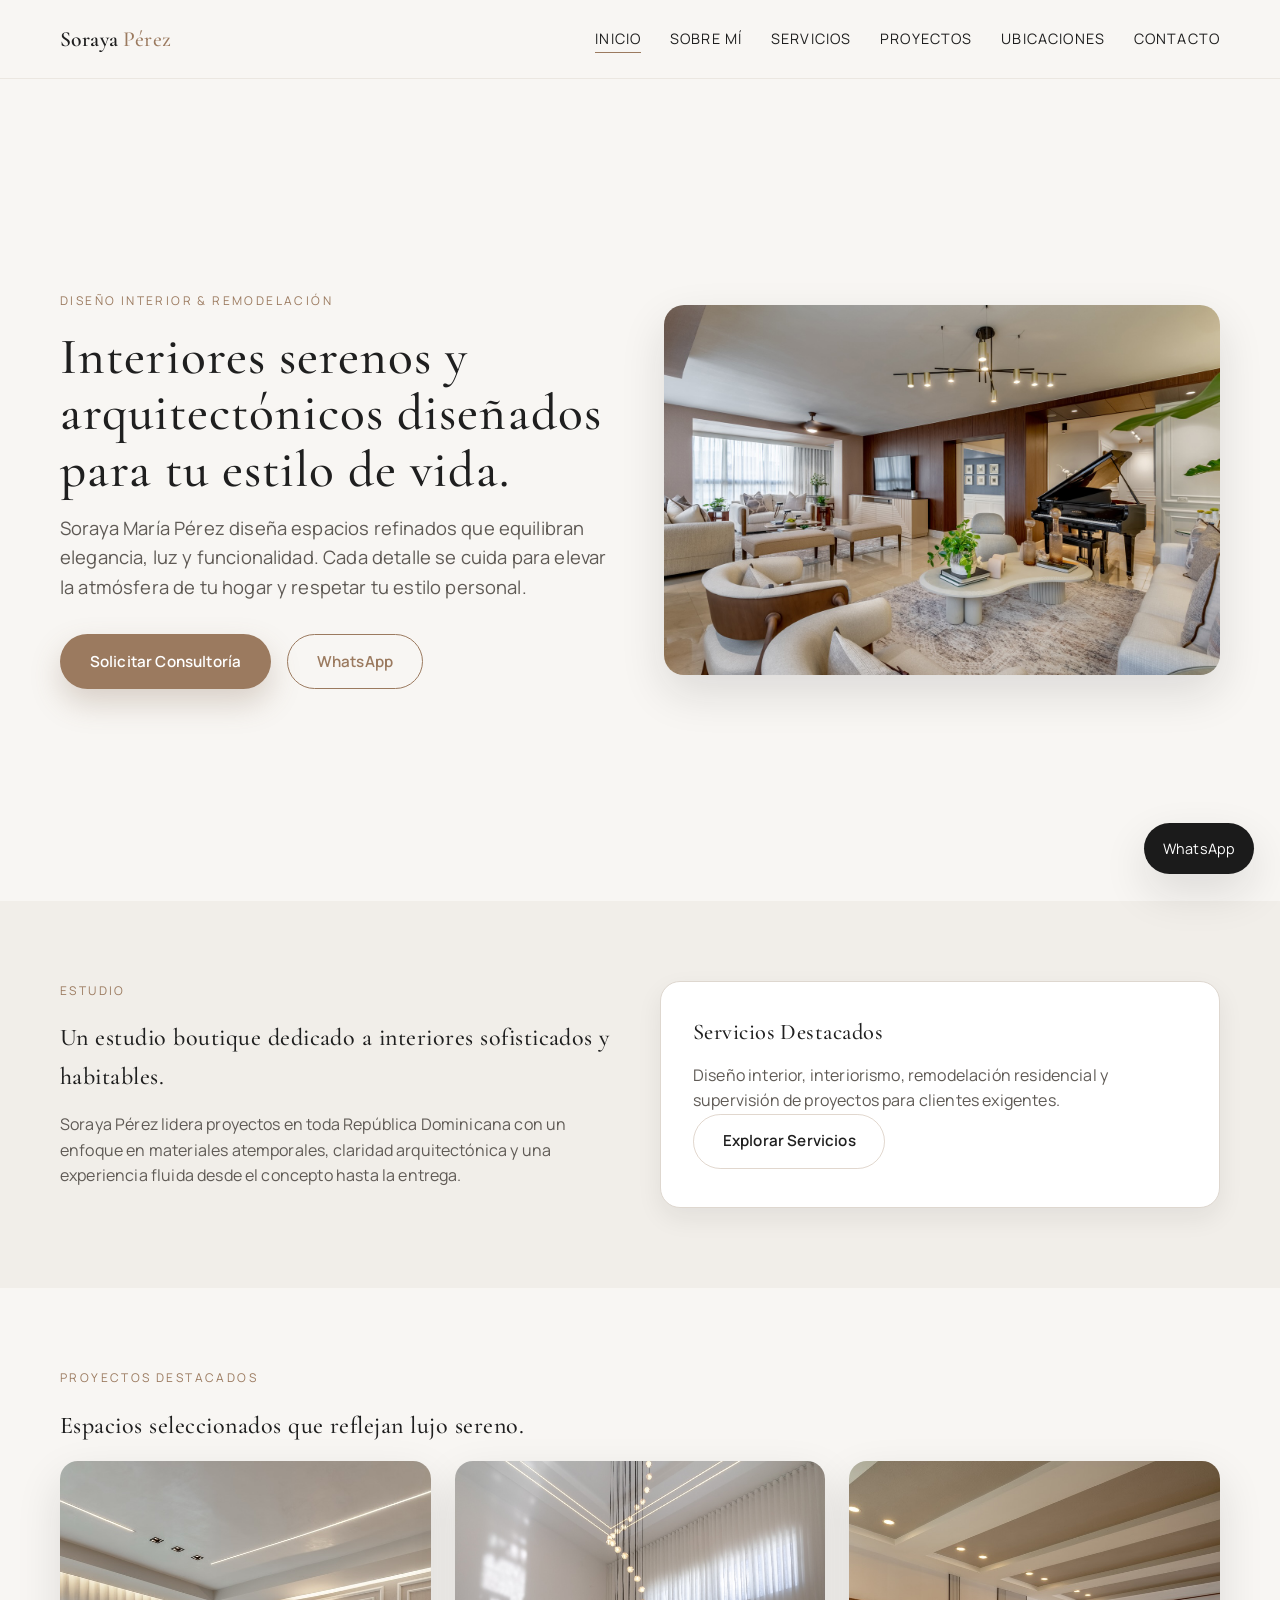
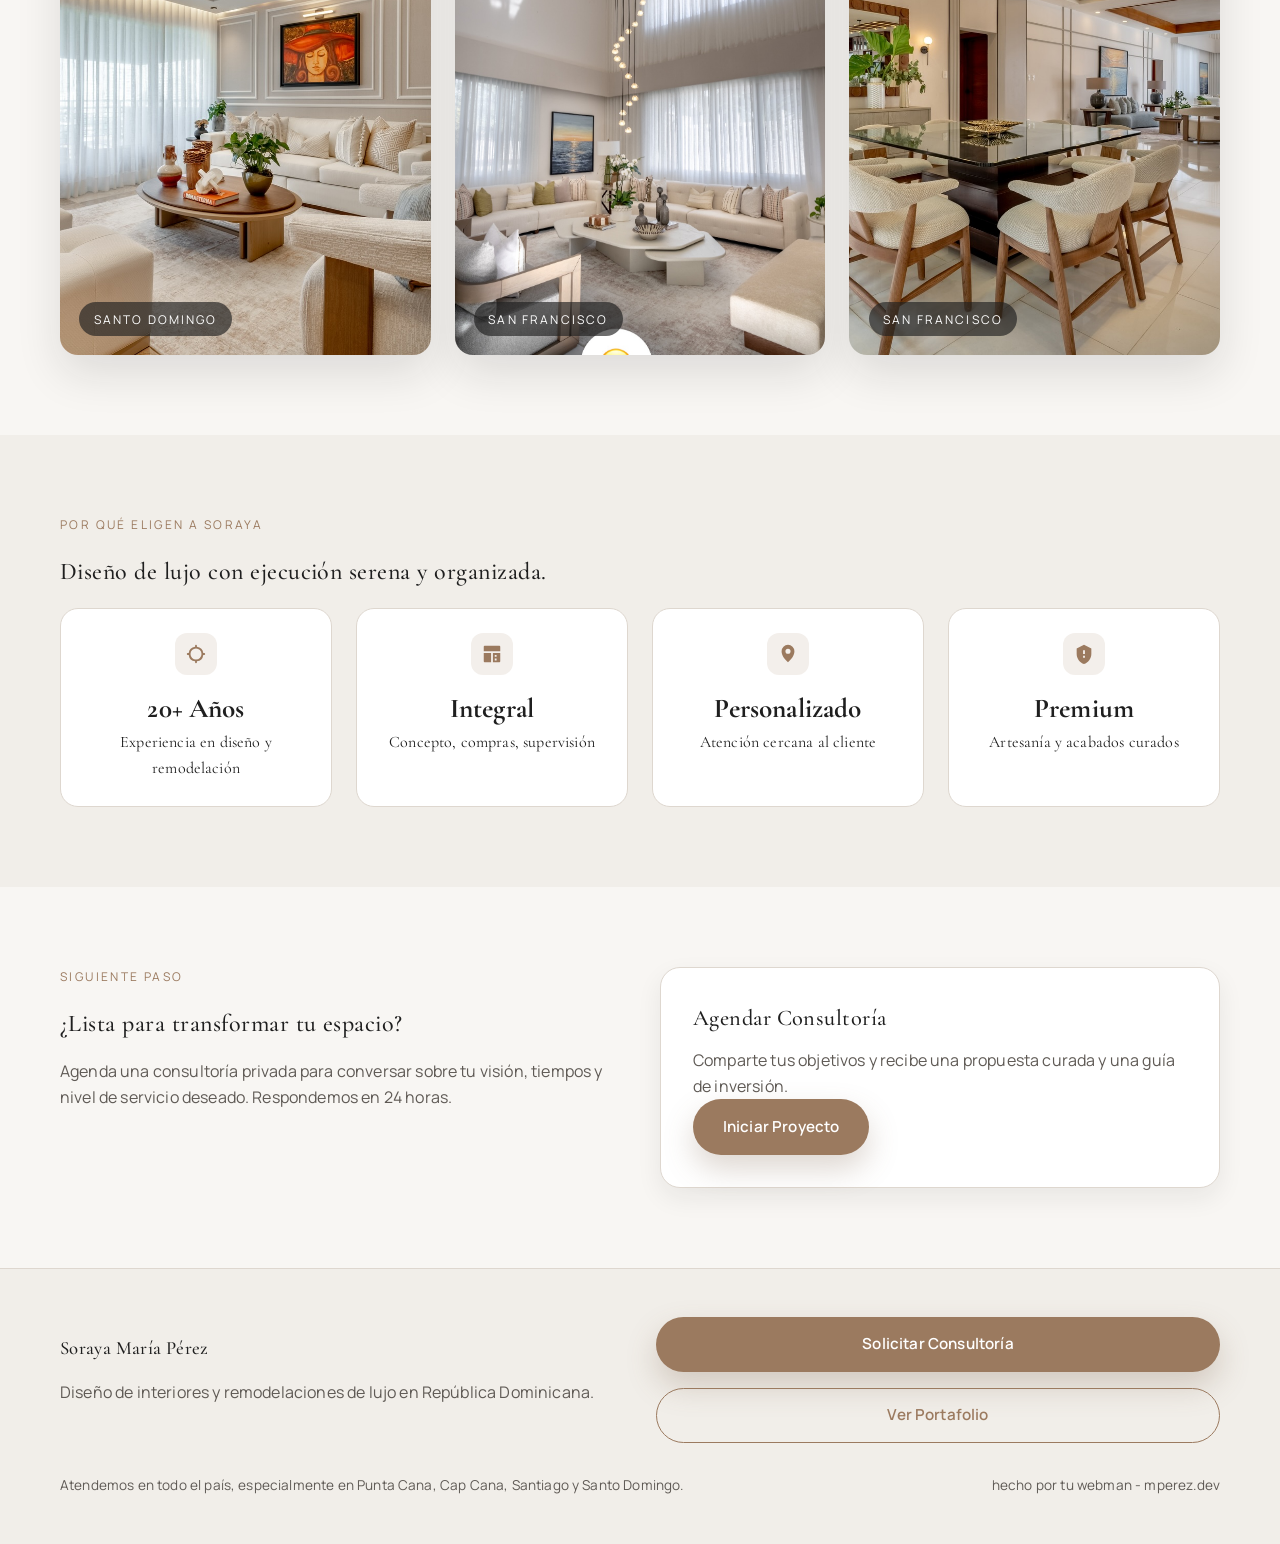
<file: index.html>
<!DOCTYPE html>
<html lang="en">
  <head>
    <meta charset="UTF-8" />
    <meta name="viewport" content="width=device-width, initial-scale=1.0" />
    <meta
      name="description"
      content="Estudio de diseño de interiores y remodelaciones de lujo por Soraya Pérez. Interiores elegantes, arquitectura serena y renovaciones a medida en República Dominicana."
    />
    <title>Soraya Pérez | Diseño Interior & Remodelación de Lujo</title>
    <link rel="preconnect" href="https://fonts.googleapis.com" />
    <link rel="preconnect" href="https://fonts.gstatic.com" crossorigin />
    <link
      href="https://fonts.googleapis.com/css2?family=Cormorant+Garamond:wght@400;500;600&family=Manrope:wght@300;400;500;600&display=swap"
      rel="stylesheet"
    />
    <link rel="stylesheet" href="css/style.css" />
  </head>
  <body>
    <header class="site-header">
      <div class="container nav-wrapper">
        <a class="logo" href="index.html">
          Soraya <span>Pérez</span>
        </a>
        <button class="nav-toggle" aria-expanded="false" aria-label="Abrir menú">
          <span class="nav-toggle-icon" aria-hidden="true"></span>
          <span class="sr-only">Menú</span>
        </button>
        <nav>
          <ul>
            <li><a class="active" href="index.html">Inicio</a></li>
            <li><a href="about.html">Sobre mí</a></li>
            <li><a href="services.html">Servicios</a></li>
            <li><a href="projects.html">Proyectos</a></li>
            <li><a href="locations.html">Ubicaciones</a></li>
            <li><a href="contact.html">Contacto</a></li>
          </ul>
        </nav>
      </div>
    </header>

    <main>
      <section class="container hero">
        <div class="reveal">
          <p class="eyebrow">Diseño Interior & Remodelación</p>
          <h1 class="hero-title">
            Interiores serenos y arquitectónicos diseñados para tu estilo de vida.
          </h1>
          <p class="hero-subtitle">
            Soraya María Pérez diseña espacios refinados que equilibran elegancia,
            luz y funcionalidad. Cada detalle se cuida para elevar la atmósfera
            de tu hogar y respetar tu estilo personal.
          </p>
          <div class="hero-cta">
            <a class="btn primary" href="contact.html">Solicitar Consultoría</a>
            <a
              class="btn secondary"
              href="https://wa.me/18292590296"
              target="_blank"
              rel="noopener"
              >WhatsApp</a
            >
          </div>
        </div>
        <div class="hero-image reveal">
          <img src="img/hero.jpg" alt="Sala interior de lujo" />
        </div>
      </section>

      <section class="section alt">
        <div class="container grid-2">
          <div class="reveal">
            <p class="eyebrow">Estudio</p>
            <h2>
              Un estudio boutique dedicado a interiores sofisticados y habitables.
            </h2>
            <p>
              Soraya Pérez lidera proyectos en toda República Dominicana con un
              enfoque en materiales atemporales, claridad arquitectónica y una
              experiencia fluida desde el concepto hasta la entrega.
            </p>
          </div>
          <div class="card reveal">
            <h3>Servicios Destacados</h3>
            <p>
              Diseño interior, interiorismo, remodelación residencial y
              supervisión de proyectos para clientes exigentes.
            </p>
            <a class="btn ghost" href="services.html">Explorar Servicios</a>
          </div>
        </div>
      </section>

      <section class="section">
        <div class="container">
          <div class="reveal">
            <p class="eyebrow">Proyectos Destacados</p>
            <h2>Espacios seleccionados que reflejan lujo sereno.</h2>
          </div>
          <div class="featured-grid">
            <div class="featured-item reveal">
              <img src="img/1.jpg" alt="Sala frente al mar" />
              <span class="featured-label">Santo Domingo</span>
            </div>
            <div class="featured-item reveal">
              <img src="img/2.jpg" alt="Comedor minimalista" />
              <span class="featured-label">San Francisco</span>
            </div>
            <div class="featured-item reveal">
              <img src="img/3.jpg" alt="Habitación moderna cálida" />
              <span class="featured-label">San Francisco</span>
            </div>
          </div>
        </div>
      </section>

      <section class="section alt">
        <div class="container">
          <div class="reveal">
            <p class="eyebrow">Por qué eligen a Soraya</p>
            <h2>Diseño de lujo con ejecución serena y organizada.</h2>
          </div>
          <div class="trust">
            <div class="trust-item reveal">
              <div class="trust-icon" aria-hidden="true">
                <svg viewBox="0 0 24 24" role="img">
                  <path d="M12 2a1 1 0 0 1 1 1v1.06a8.002 8.002 0 0 1 6.94 6.94H21a1 1 0 1 1 0 2h-1.06a8.002 8.002 0 0 1-6.94 6.94V21a1 1 0 1 1-2 0v-1.06a8.002 8.002 0 0 1-6.94-6.94H3a1 1 0 1 1 0-2h1.06a8.002 8.002 0 0 1 6.94-6.94V3a1 1 0 0 1 1-1zm0 4a6 6 0 1 0 0 12 6 6 0 0 0 0-12z" />
                </svg>
              </div>
              <strong>20+ Años</strong>
              <span>Experiencia en diseño y remodelación</span>
            </div>
            <div class="trust-item reveal">
              <div class="trust-icon" aria-hidden="true">
                <svg viewBox="0 0 24 24" role="img">
                  <path d="M3 4a1 1 0 0 1 1-1h16a1 1 0 0 1 1 1v5H3V4zm0 7h8v10H4a1 1 0 0 1-1-1V11zm10 0h8v9a1 1 0 0 1-1 1h-7V11zm2 2v2h2v-2h-2zm0 4v2h2v-2h-2z" />
                </svg>
              </div>
              <strong>Integral</strong>
              <span>Concepto, compras, supervisión</span>
            </div>
            <div class="trust-item reveal">
              <div class="trust-icon" aria-hidden="true">
                <svg viewBox="0 0 24 24" role="img">
                  <path d="M12 2a7 7 0 0 1 7 7c0 4.66-3.18 8.62-7 12-3.82-3.38-7-7.34-7-12a7 7 0 0 1 7-7zm0 4.2a2.8 2.8 0 1 0 0 5.6 2.8 2.8 0 0 0 0-5.6z" />
                </svg>
              </div>
              <strong>Personalizado</strong>
              <span>Atención cercana al cliente</span>
            </div>
            <div class="trust-item reveal">
              <div class="trust-icon" aria-hidden="true">
                <svg viewBox="0 0 24 24" role="img">
                  <path d="M12 2 4 6v6c0 5 3.4 9.4 8 11 4.6-1.6 8-6 8-11V6l-8-4zm-1 6h2v4h-2V8zm0 6h2v2h-2v-2z" />
                </svg>
              </div>
              <strong>Premium</strong>
              <span>Artesanía y acabados curados</span>
            </div>
          </div>
        </div>
      </section>

      <section class="section">
        <div class="container grid-2">
          <div class="reveal">
            <p class="eyebrow">Siguiente Paso</p>
            <h2>¿Lista para transformar tu espacio?</h2>
            <p>
              Agenda una consultoría privada para conversar sobre tu visión,
              tiempos y nivel de servicio deseado. Respondemos en 24 horas.
            </p>
          </div>
          <div class="card reveal">
            <h3>Agendar Consultoría</h3>
            <p>
              Comparte tus objetivos y recibe una propuesta curada y una guía de
              inversión.
            </p>
            <a class="btn primary" href="contact.html">Iniciar Proyecto</a>
          </div>
        </div>
      </section>
    </main>

    <footer>
      <div class="container footer-grid">
        <div>
          <h3>Soraya María Pérez</h3>
          <p>Diseño de interiores y remodelaciones de lujo en República Dominicana.</p>
        </div>
        <div class="footer-cta">
          <a class="btn primary" href="contact.html">Solicitar Consultoría</a>
          <a class="btn secondary" href="projects.html">Ver Portafolio</a>
        </div>
      </div>
      <div class="container footer-bottom">
        <span>Atendemos en todo el país, especialmente en Punta Cana, Cap Cana, Santiago y Santo Domingo.</span>
        <span
          >hecho por tu webman -
          <a href="https://mperez.dev/" target="_blank" rel="noopener"
            >mperez.dev</a
          ></span
        >
      </div>
    </footer>

    <a
      class="whatsapp-float"
      href="https://wa.me/18292590296"
      target="_blank"
      rel="noopener"
      >WhatsApp</a
    >

    <script src="js/main.js"></script>
  </body>
</html>
</file>
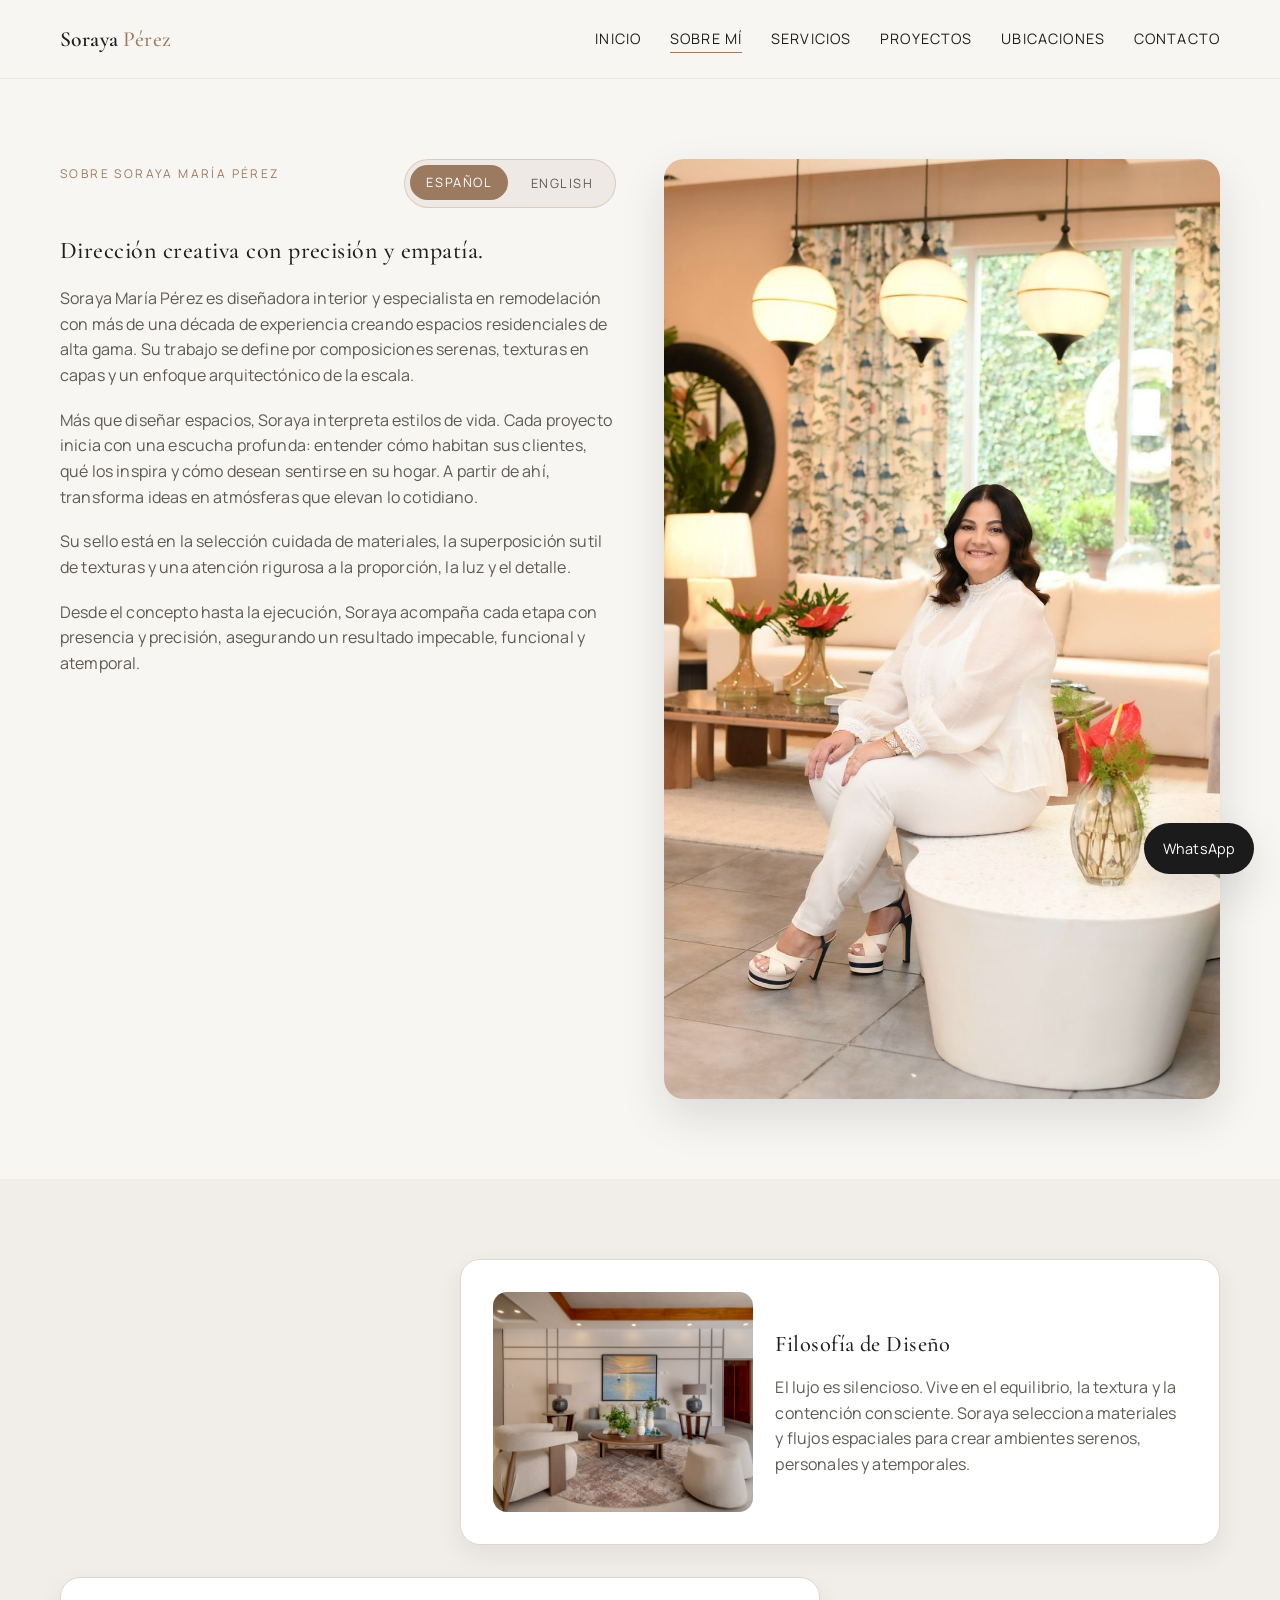
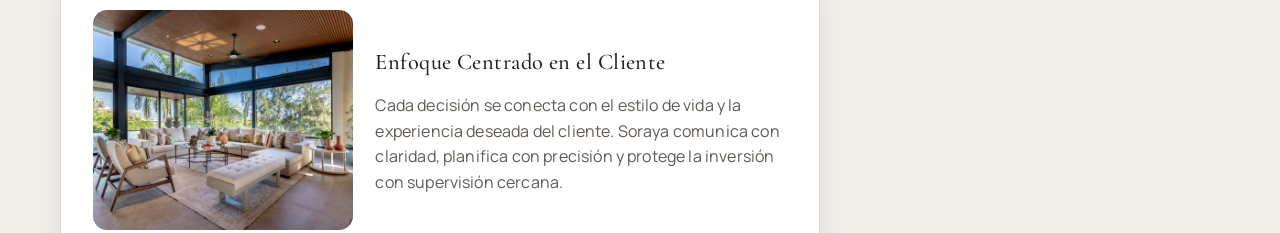
<file: about.html>
<!DOCTYPE html>
<html lang="en">
  <head>
    <meta charset="UTF-8" />
    <meta name="viewport" content="width=device-width, initial-scale=1.0" />
    <meta
      name="description"
      content="Conoce a Soraya Pérez, diseñadora interior de lujo con espacios arquitectónicos serenos y remodelación centrada en el cliente."
    />
    <title>Sobre mí | Soraya Pérez</title>
    <link rel="preconnect" href="https://fonts.googleapis.com" />
    <link rel="preconnect" href="https://fonts.gstatic.com" crossorigin />
    <link
      href="https://fonts.googleapis.com/css2?family=Cormorant+Garamond:wght@400;500;600&family=Manrope:wght@300;400;500;600&display=swap"
      rel="stylesheet"
    />
    <link rel="stylesheet" href="css/style.css" />
  </head>
  <body>
    <header class="site-header">
      <div class="container nav-wrapper">
        <a class="logo" href="index.html">
          Soraya <span>Pérez</span>
        </a>
        <button class="nav-toggle" aria-expanded="false" aria-label="Abrir menú">
          <span class="nav-toggle-icon" aria-hidden="true"></span>
          <span class="sr-only">Menú</span>
        </button>
        <nav>
          <ul>
            <li><a href="index.html">Inicio</a></li>
            <li><a class="active" href="about.html">Sobre mí</a></li>
            <li><a href="services.html">Servicios</a></li>
            <li><a href="projects.html">Proyectos</a></li>
            <li><a href="locations.html">Ubicaciones</a></li>
            <li><a href="contact.html">Contacto</a></li>
          </ul>
        </nav>
      </div>
    </header>

    <main>
      <section class="section">
        <div class="container about-layout">
          <div class="reveal bio-section" data-language-switcher>
            <div class="bio-header">
              <p class="eyebrow">Sobre Soraya María Pérez</p>
              <div class="language-toggle" role="group" aria-label="Cambiar idioma de biografía">
                <button
                  class="language-toggle-btn is-active"
                  type="button"
                  data-lang-target="es"
                  aria-pressed="true"
                >
                  Español
                </button>
                <button
                  class="language-toggle-btn"
                  type="button"
                  data-lang-target="en"
                  aria-pressed="false"
                >
                  English
                </button>
              </div>
            </div>

            <div class="bio-copy" data-bio-copy>
              <div class="bio-content is-active" data-lang-content="es" aria-hidden="false">
                <h1>Dirección creativa con precisión y empatía.</h1>
                <p>
                  Soraya María Pérez es diseñadora interior y especialista en
                  remodelación con más de una década de experiencia creando espacios
                  residenciales de alta gama. Su trabajo se define por composiciones
                  serenas, texturas en capas y un enfoque arquitectónico de la escala.
                </p>
                <p>
                  Más que diseñar espacios, Soraya interpreta estilos de vida. Cada
                  proyecto inicia con una escucha profunda: entender cómo habitan sus
                  clientes, qué los inspira y cómo desean sentirse en su hogar. A
                  partir de ahí, transforma ideas en atmósferas que elevan lo
                  cotidiano.
                </p>
                <p>
                  Su sello está en la selección cuidada de materiales, la
                  superposición sutil de texturas y una atención rigurosa a la
                  proporción, la luz y el detalle.
                </p>
                <p>
                  Desde el concepto hasta la ejecución, Soraya acompaña cada etapa
                  con presencia y precisión, asegurando un resultado impecable,
                  funcional y atemporal.
                </p>
              </div>

              <div class="bio-content" data-lang-content="en" aria-hidden="true">
                <h1>Creative Direction with Precision and Empathy</h1>
                <p>
                  Soraya María Pérez is an interior designer and renovation
                  specialist with over a decade of experience crafting high-end
                  residential spaces. Her approach blends aesthetic sensitivity
                  with architectural clarity, resulting in interiors that feel
                  calm, refined, and cohesive.
                </p>
                <p>
                  More than designing spaces, Soraya interprets lifestyles. Each
                  project begins with a deep understanding of how her clients live,
                  what inspires them, and how they want to feel within their home.
                  From there, she transforms ideas into environments that elevate
                  everyday living.
                </p>
                <p>
                  Her signature is defined by a thoughtful selection of materials,
                  subtle layering of textures, and a meticulous attention to
                  proportion, light, and detail.
                </p>
                <p>
                  From concept to execution, Soraya remains closely involved at
                  every stage, ensuring a seamless process and an impeccable,
                  timeless result.
                </p>
              </div>
            </div>
          </div>
          <div class="about-image reveal">
            <img src="img/me.jpeg" alt="Interiorismo de Soraya Pérez" />
          </div>
        </div>
      </section>

      <section class="section alt">
        <div class="container about-feature-stack">
          <article class="card reveal about-feature about-feature--right">
            <img
              src="img/4.jpg"
              alt="Selección refinada de materiales y texturas"
              class="about-feature-image"
            />
            <div>
              <h3>Filosofía de Diseño</h3>
              <p>
                El lujo es silencioso. Vive en el equilibrio, la textura y la
                contención consciente. Soraya selecciona materiales y flujos
                espaciales para crear ambientes serenos, personales y atemporales.
              </p>
            </div>
          </article>
          <article class="card reveal about-feature about-feature--left">
            <img
              src="img/5.jpg"
              alt="Acompañamiento cercano durante todo el proyecto"
              class="about-feature-image"
            />
            <div>
              <h3>Enfoque Centrado en el Cliente</h3>
              <p>
                Cada decisión se conecta con el estilo de vida y la experiencia
                deseada del cliente. Soraya comunica con claridad, planifica con
                precisión y protege la inversión con supervisión cercana.
              </p>
            </div>
          </article>
        </div>
      </section>
    </main>

    <footer>
      <div class="container footer-grid">
        <div>
          <h3>Soraya María Pérez</h3>
          <p>Diseño de interiores y remodelaciones de lujo en República Dominicana.</p>
        </div>
        <div class="footer-cta">
          <a class="btn primary" href="contact.html">Solicitar Consultoría</a>
          <a class="btn secondary" href="projects.html">Ver Portafolio</a>
        </div>
      </div>
      <div class="container footer-bottom">
        <span>Atendemos en todo el país, especialmente en Punta Cana, Cap Cana, Santiago y Santo Domingo.</span>
        <span
          >hecho por tu webman -
          <a href="https://mperez.dev/" target="_blank" rel="noopener"
            >mperez.dev</a
          ></span
        >
      </div>
    </footer>

    <a
      class="whatsapp-float"
      href="https://wa.me/18292590296"
      target="_blank"
      rel="noopener"
      >WhatsApp</a
    >

    <script src="js/main.js"></script>
  </body>
</html>
</file>
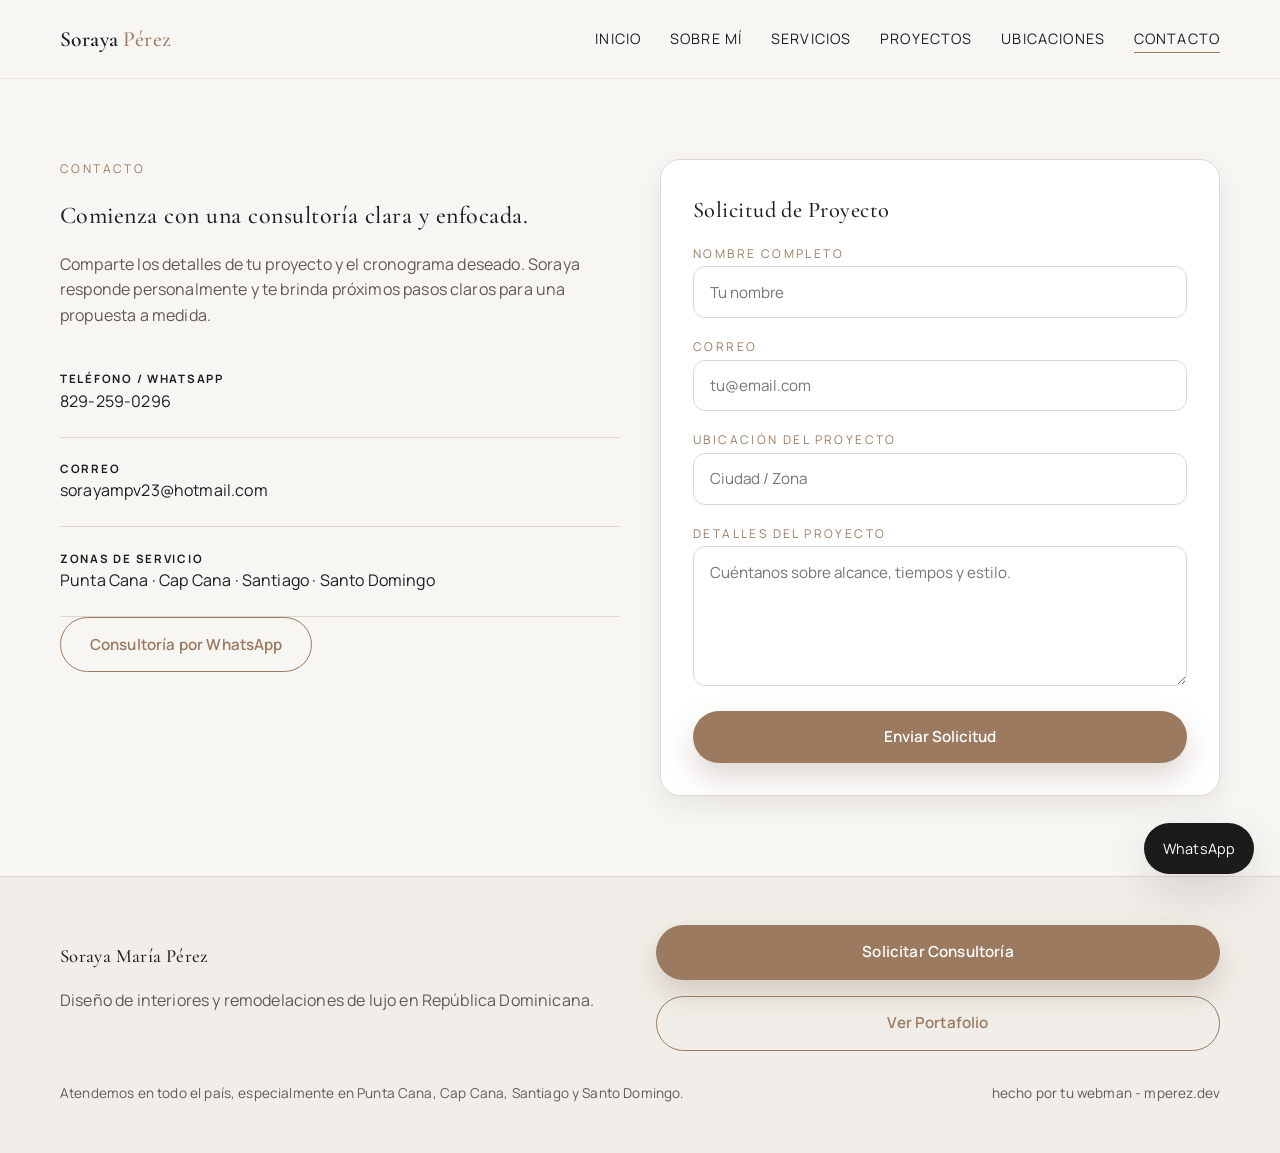
<file: contact.html>
<!DOCTYPE html>
<html lang="en">
  <head>
    <meta charset="UTF-8" />
    <meta name="viewport" content="width=device-width, initial-scale=1.0" />
    <meta
      name="description"
      content="Contacta a Soraya Pérez para consultorías de Diseño de interiores y remodelaciones de lujo en República Dominicana."
    />
    <title>Contacto | Soraya Pérez</title>
    <link rel="preconnect" href="https://fonts.googleapis.com" />
    <link rel="preconnect" href="https://fonts.gstatic.com" crossorigin />
    <link
      href="https://fonts.googleapis.com/css2?family=Cormorant+Garamond:wght@400;500;600&family=Manrope:wght@300;400;500;600&display=swap"
      rel="stylesheet"
    />
    <link rel="stylesheet" href="css/style.css" />
  </head>
  <body>
    <header class="site-header">
      <div class="container nav-wrapper">
        <a class="logo" href="index.html">
          Soraya <span>Pérez</span>
        </a>
        <button class="nav-toggle" aria-expanded="false" aria-label="Abrir menú">
          <span class="nav-toggle-icon" aria-hidden="true"></span>
          <span class="sr-only">Menú</span>
        </button>
        <nav>
          <ul>
            <li><a href="index.html">Inicio</a></li>
            <li><a href="about.html">Sobre mí</a></li>
            <li><a href="services.html">Servicios</a></li>
            <li><a href="projects.html">Proyectos</a></li>
            <li><a href="locations.html">Ubicaciones</a></li>
            <li><a class="active" href="contact.html">Contacto</a></li>
          </ul>
        </nav>
      </div>
    </header>

    <main>
      <section class="section">
        <div class="container contact-grid">
          <div class="reveal">
            <p class="eyebrow">Contacto</p>
            <h1>Comienza con una consultoría clara y enfocada.</h1>
            <p>
              Comparte los detalles de tu proyecto y el cronograma deseado.
              Soraya responde personalmente y te brinda próximos pasos claros
              para una propuesta a medida.
            </p>
            <div class="contact-detail">
              <strong>Teléfono / WhatsApp</strong>
              <a href="tel:+18292590296">829-259-0296</a>
            </div>
            <div class="contact-detail">
              <strong>Correo</strong>
              <a href="mailto:sorayampv23@hotmail.com"
                >sorayampv23@hotmail.com</a
              >
            </div>
            <div class="contact-detail">
              <strong>Zonas de Servicio</strong>
              Punta Cana · Cap Cana · Santiago · Santo Domingo
            </div>
            <a
              class="btn secondary"
              href="https://wa.me/18292590296"
              target="_blank"
              rel="noopener"
              >Consultoría por WhatsApp</a
            >
          </div>
          <div class="card reveal">
            <h3>Solicitud de Proyecto</h3>
            <form id="contact-whatsapp-form" novalidate>
              <label>
                <span class="eyebrow">Nombre Completo</span>
                <input type="text" name="name" placeholder="Tu nombre" required />
              </label>
              <label>
                <span class="eyebrow">Correo</span>
                <input
                  type="email"
                  name="email"
                  placeholder="tu@email.com"
                  required
                />
              </label>
              <label>
                <span class="eyebrow">Ubicación del Proyecto</span>
                <input
                  type="text"
                  name="location"
                  placeholder="Ciudad / Zona"
                  required
                />
              </label>
              <label>
                <span class="eyebrow">Detalles del Proyecto</span>
                <textarea
                  name="message"
                  placeholder="Cuéntanos sobre alcance, tiempos y estilo."
                  required
                ></textarea>
              </label>
              <button class="btn primary" type="submit">Enviar Solicitud</button>
            </form>
          </div>
        </div>
      </section>
    </main>

    <footer>
      <div class="container footer-grid">
        <div>
          <h3>Soraya María Pérez</h3>
          <p>Diseño de interiores y remodelaciones de lujo en República Dominicana.</p>
        </div>
        <div class="footer-cta">
          <a class="btn primary" href="contact.html">Solicitar Consultoría</a>
          <a class="btn secondary" href="projects.html">Ver Portafolio</a>
        </div>
      </div>
      <div class="container footer-bottom">
        <span>Atendemos en todo el país, especialmente en Punta Cana, Cap Cana, Santiago y Santo Domingo.</span>
        <span
          >hecho por tu webman -
          <a href="https://mperez.dev/" target="_blank" rel="noopener"
            >mperez.dev</a
          ></span
        >
      </div>
    </footer>

    <a
      class="whatsapp-float"
      href="https://wa.me/18292590296"
      target="_blank"
      rel="noopener"
      >WhatsApp</a
    >

    <script src="js/main.js"></script>
  </body>
</html>
</file>
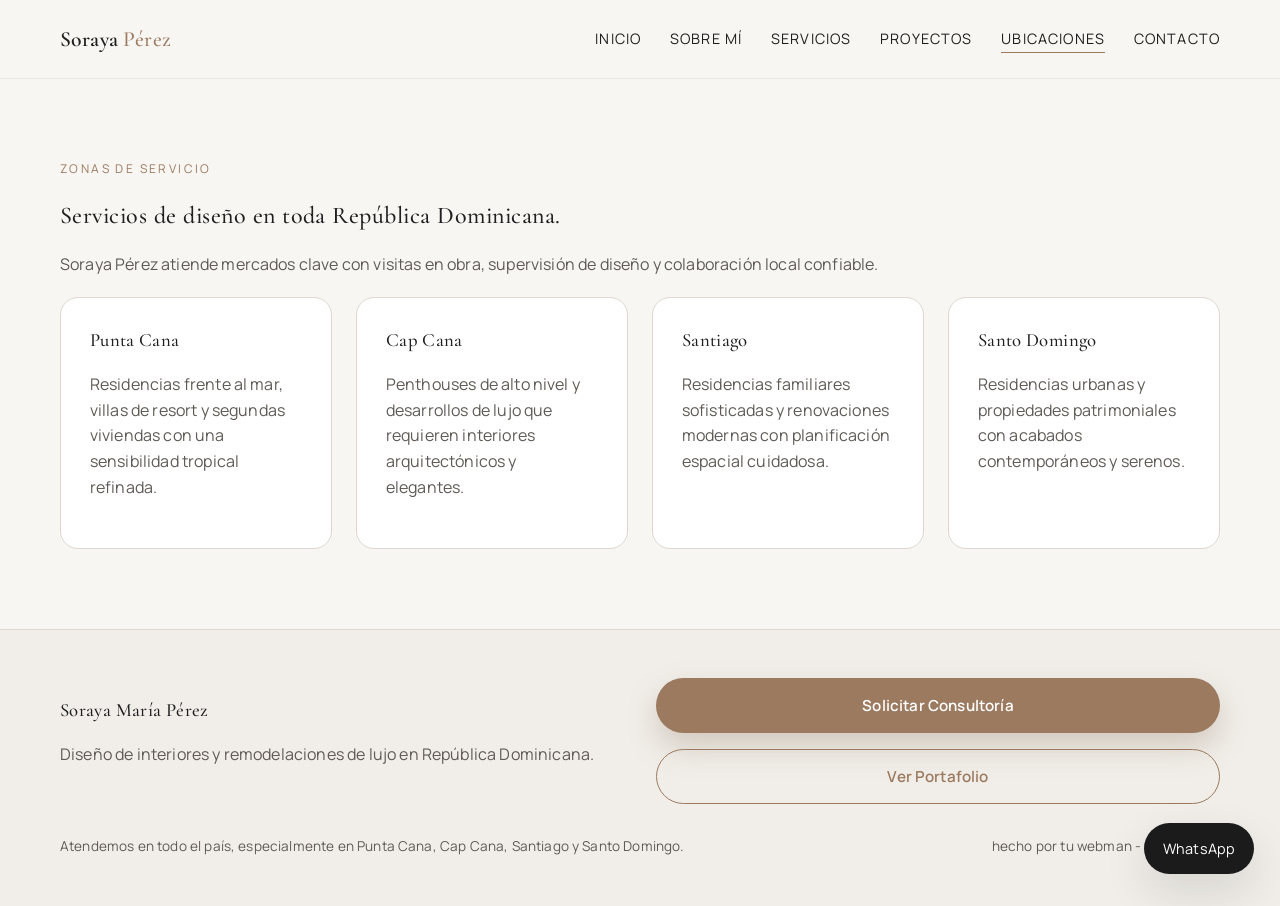
<file: locations.html>
<!DOCTYPE html>
<html lang="en">
  <head>
    <meta charset="UTF-8" />
    <meta name="viewport" content="width=device-width, initial-scale=1.0" />
    <meta
      name="description"
      content="Zonas de servicio de Soraya Pérez: Punta Cana, Cap Cana, Santiago y Santo Domingo."
    />
    <title>Ubicaciones | Soraya Pérez</title>
    <link rel="preconnect" href="https://fonts.googleapis.com" />
    <link rel="preconnect" href="https://fonts.gstatic.com" crossorigin />
    <link
      href="https://fonts.googleapis.com/css2?family=Cormorant+Garamond:wght@400;500;600&family=Manrope:wght@300;400;500;600&display=swap"
      rel="stylesheet"
    />
    <link rel="stylesheet" href="css/style.css" />
  </head>
  <body>
    <header class="site-header">
      <div class="container nav-wrapper">
        <a class="logo" href="index.html">
          Soraya <span>Pérez</span>
        </a>
        <button class="nav-toggle" aria-expanded="false" aria-label="Abrir menú">
          <span class="nav-toggle-icon" aria-hidden="true"></span>
          <span class="sr-only">Menú</span>
        </button>
        <nav>
          <ul>
            <li><a href="index.html">Inicio</a></li>
            <li><a href="about.html">Sobre mí</a></li>
            <li><a href="services.html">Servicios</a></li>
            <li><a href="projects.html">Proyectos</a></li>
            <li><a class="active" href="locations.html">Ubicaciones</a></li>
            <li><a href="contact.html">Contacto</a></li>
          </ul>
        </nav>
      </div>
    </header>

    <main>
      <section class="section">
        <div class="container">
          <div class="reveal">
            <p class="eyebrow">Zonas de Servicio</p>
            <h1>Servicios de diseño en toda República Dominicana.</h1>
            <p>
              Soraya Pérez atiende mercados clave con visitas en obra,
              supervisión de diseño y colaboración local confiable.
            </p>
          </div>
          <div class="locations-grid">
            <div class="location-card reveal">
              <h3>Punta Cana</h3>
              <p>
                Residencias frente al mar, villas de resort y segundas viviendas
                con una sensibilidad tropical refinada.
              </p>
            </div>
            <div class="location-card reveal">
              <h3>Cap Cana</h3>
              <p>
                Penthouses de alto nivel y desarrollos de lujo que requieren
                interiores arquitectónicos y elegantes.
              </p>
            </div>
            <div class="location-card reveal">
              <h3>Santiago</h3>
              <p>
                Residencias familiares sofisticadas y renovaciones modernas con
                planificación espacial cuidadosa.
              </p>
            </div>
            <div class="location-card reveal">
              <h3>Santo Domingo</h3>
              <p>
                Residencias urbanas y propiedades patrimoniales con acabados
                contemporáneos y serenos.
              </p>
            </div>
          </div>
        </div>
      </section>
    </main>

    <footer>
      <div class="container footer-grid">
        <div>
          <h3>Soraya María Pérez</h3>
          <p>Diseño de interiores y remodelaciones de lujo en República Dominicana.</p>
        </div>
        <div class="footer-cta">
          <a class="btn primary" href="contact.html">Solicitar Consultoría</a>
          <a class="btn secondary" href="projects.html">Ver Portafolio</a>
        </div>
      </div>
      <div class="container footer-bottom">
        <span>Atendemos en todo el país, especialmente en Punta Cana, Cap Cana, Santiago y Santo Domingo.</span>
        <span
          >hecho por tu webman -
          <a href="https://mperez.dev/" target="_blank" rel="noopener"
            >mperez.dev</a
          ></span
        >
      </div>
    </footer>

    <a
      class="whatsapp-float"
      href="https://wa.me/18292590296"
      target="_blank"
      rel="noopener"
      >WhatsApp</a
    >

    <script src="js/main.js"></script>
  </body>
</html>
</file>
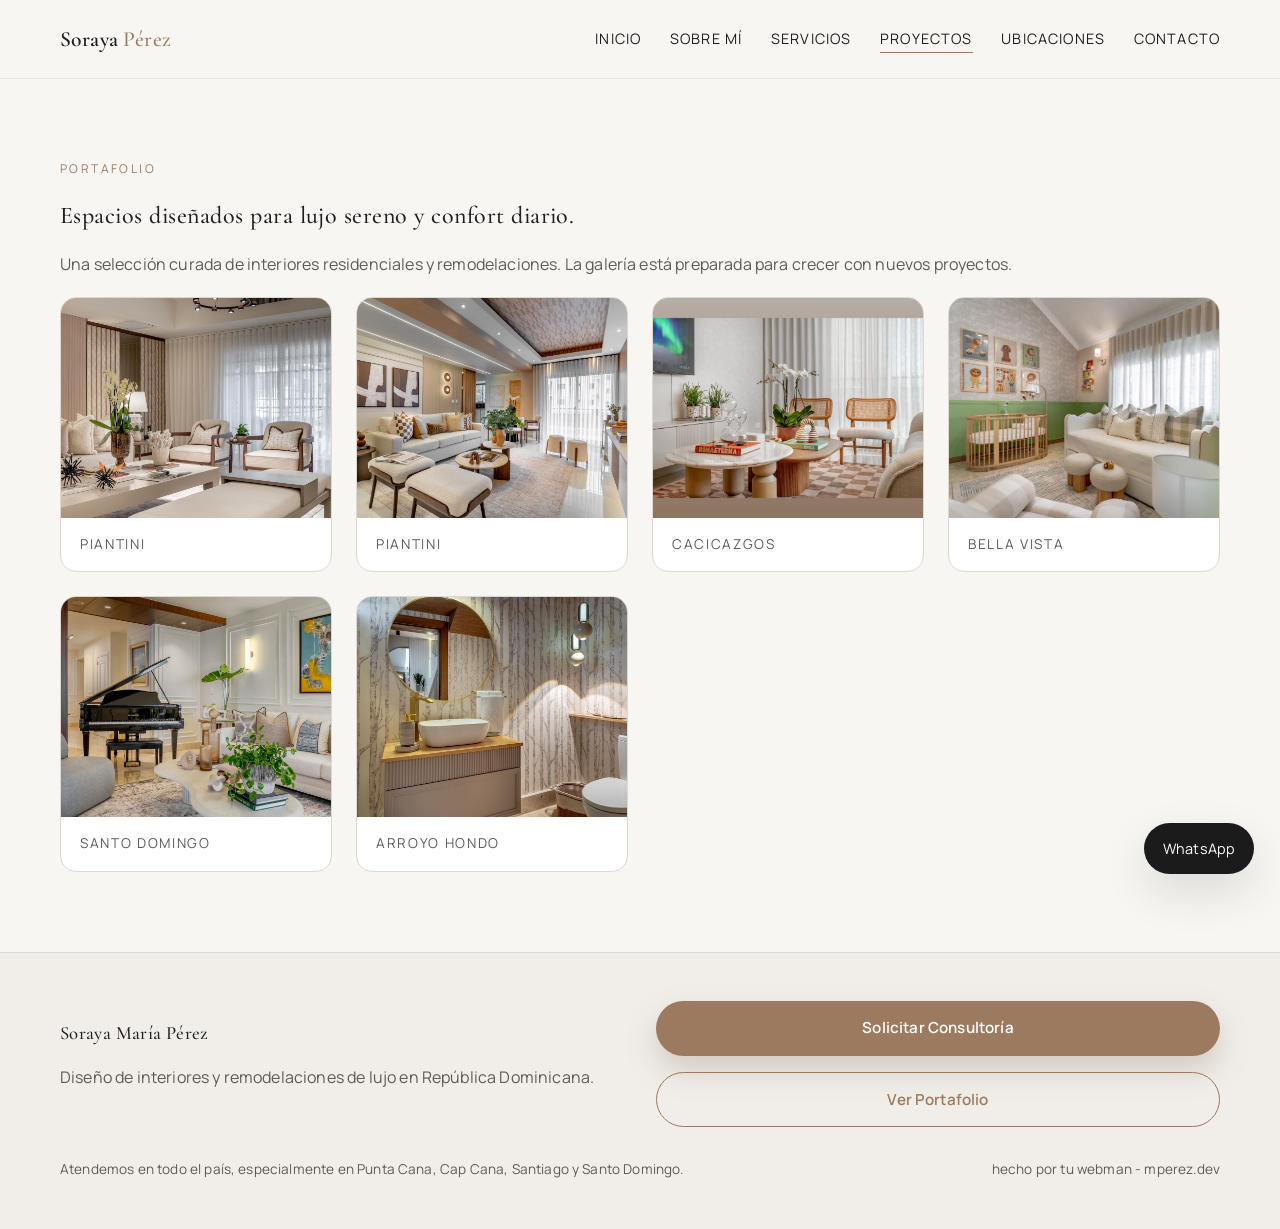
<file: projects.html>
<!DOCTYPE html>
<html lang="en">
  <head>
    <meta charset="UTF-8" />
    <meta name="viewport" content="width=device-width, initial-scale=1.0" />
    <meta
      name="description"
      content="Portafolio de proyectos de diseño interior y remodelación de lujo por Soraya Pérez en Punta Cana, Cap Cana, Santiago y Santo Domingo."
    />
    <title>Proyectos | Soraya Pérez</title>
    <link rel="preconnect" href="https://fonts.googleapis.com" />
    <link rel="preconnect" href="https://fonts.gstatic.com" crossorigin />
    <link
      href="https://fonts.googleapis.com/css2?family=Cormorant+Garamond:wght@400;500;600&family=Manrope:wght@300;400;500;600&display=swap"
      rel="stylesheet"
    />
    <link rel="stylesheet" href="css/style.css" />
  </head>
  <body>
    <header class="site-header">
      <div class="container nav-wrapper">
        <a class="logo" href="index.html">
          Soraya <span>Pérez</span>
        </a>
        <button class="nav-toggle" aria-expanded="false" aria-label="Abrir menú">
          <span class="nav-toggle-icon" aria-hidden="true"></span>
          <span class="sr-only">Menú</span>
        </button>
        <nav>
          <ul>
            <li><a href="index.html">Inicio</a></li>
            <li><a href="about.html">Sobre mí</a></li>
            <li><a href="services.html">Servicios</a></li>
            <li><a class="active" href="projects.html">Proyectos</a></li>
            <li><a href="locations.html">Ubicaciones</a></li>
            <li><a href="contact.html">Contacto</a></li>
          </ul>
        </nav>
      </div>
    </header>

    <main>
      <section class="section">
        <div class="container">
          <div class="reveal">
            <p class="eyebrow">Portafolio</p>
            <h1>Espacios diseñados para lujo sereno y confort diario.</h1>
            <p>
              Una selección curada de interiores residenciales y remodelaciones.
              La galería está preparada para crecer con nuevos proyectos.
            </p>
          </div>
          <div class="portfolio-grid" id="projects-grid"></div>
        </div>
      </section>
    </main>

    <footer>
      <div class="container footer-grid">
        <div>
          <h3>Soraya María Pérez</h3>
          <p>Diseño de interiores y remodelaciones de lujo en República Dominicana.</p>
        </div>
        <div class="footer-cta">
          <a class="btn primary" href="contact.html">Solicitar Consultoría</a>
          <a class="btn secondary" href="projects.html">Ver Portafolio</a>
        </div>
      </div>
      <div class="container footer-bottom">
        <span>Atendemos en todo el país, especialmente en Punta Cana, Cap Cana, Santiago y Santo Domingo.</span>
        <span
          >hecho por tu webman -
          <a href="https://mperez.dev/" target="_blank" rel="noopener"
            >mperez.dev</a
          ></span
        >
      </div>
    </footer>

    <a
      class="whatsapp-float"
      href="https://wa.me/18292590296"
      target="_blank"
      rel="noopener"
      >WhatsApp</a
    >

    <script src="js/projects-data.js"></script>
    <script src="js/projects.js"></script>
    <script src="js/main.js"></script>
  </body>
</html>
</file>
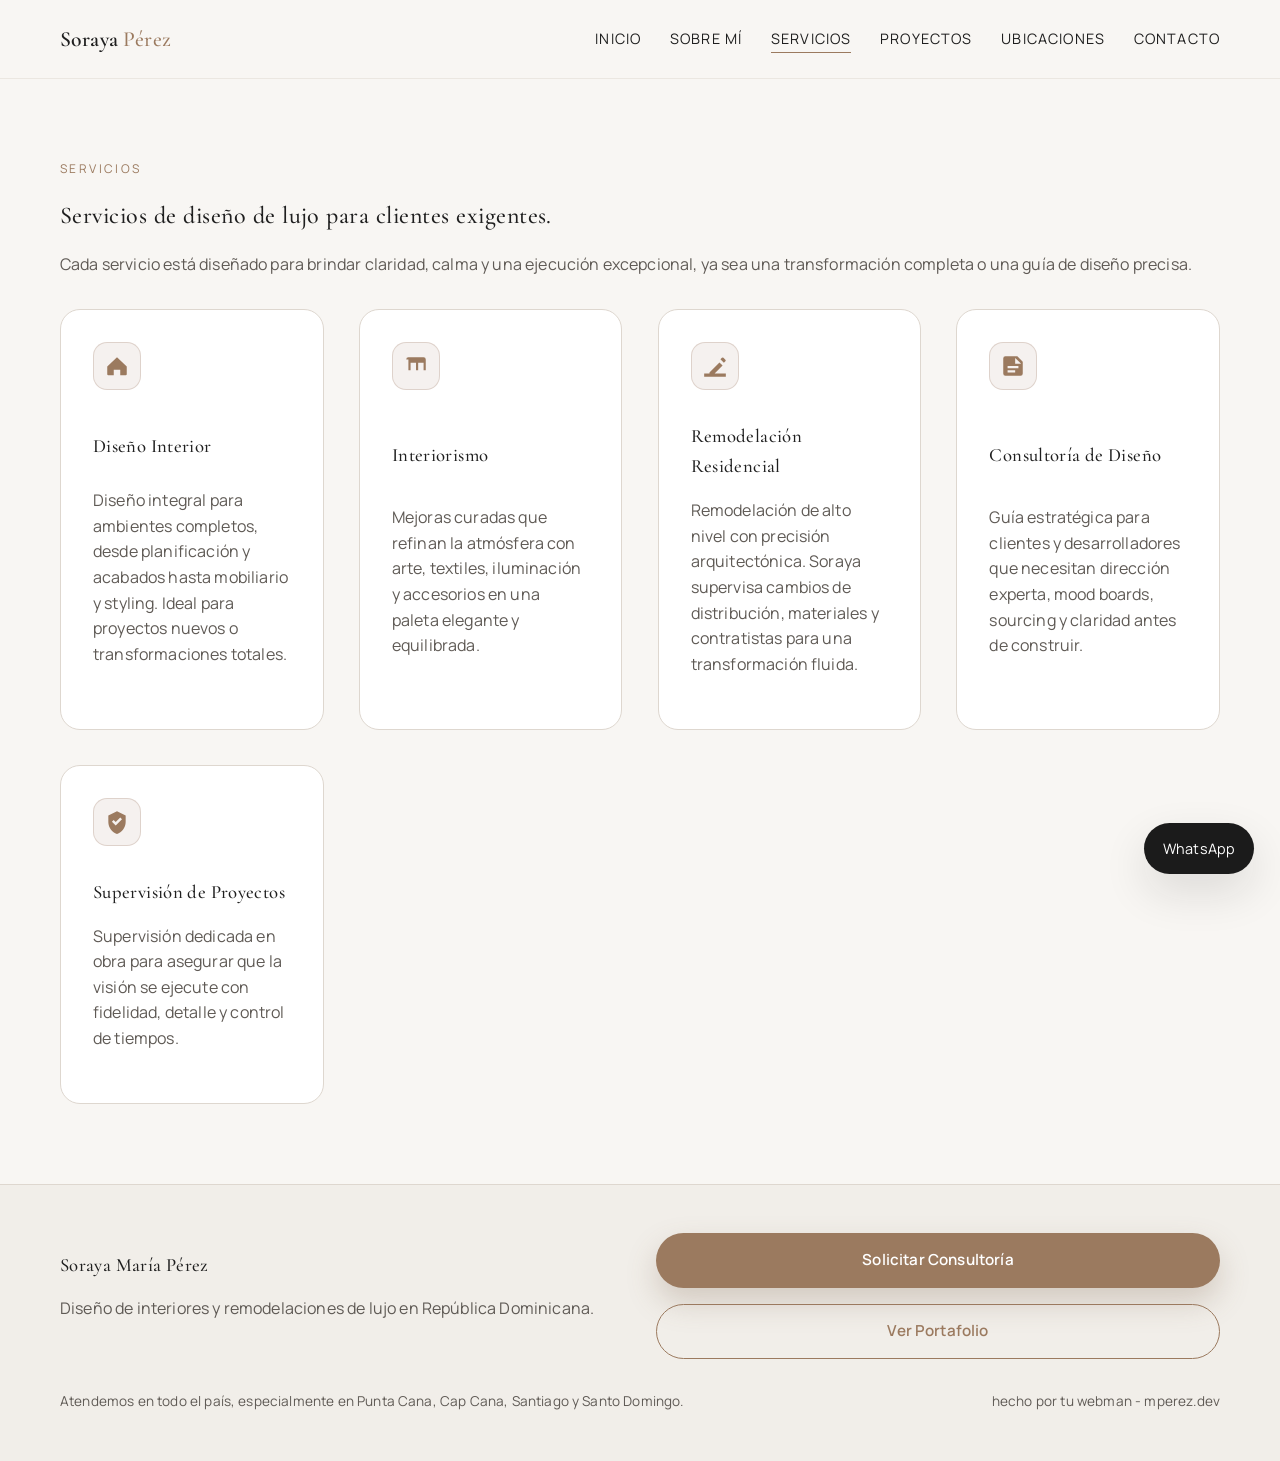
<file: services.html>
<!DOCTYPE html>
<html lang="en">
  <head>
    <meta charset="UTF-8" />
    <meta name="viewport" content="width=device-width, initial-scale=1.0" />
    <meta
      name="description"
      content="Diseño interior, interiorismo, remodelación, consultoría de diseño y supervisión de proyectos por Soraya Pérez."
    />
    <title>Servicios | Soraya Pérez</title>
    <link rel="preconnect" href="https://fonts.googleapis.com" />
    <link rel="preconnect" href="https://fonts.gstatic.com" crossorigin />
    <link
      href="https://fonts.googleapis.com/css2?family=Cormorant+Garamond:wght@400;500;600&family=Manrope:wght@300;400;500;600&display=swap"
      rel="stylesheet"
    />
    <link rel="stylesheet" href="css/style.css" />
  </head>
  <body>
    <header class="site-header">
      <div class="container nav-wrapper">
        <a class="logo" href="index.html">
          Soraya <span>Pérez</span>
        </a>
        <button class="nav-toggle" aria-expanded="false" aria-label="Abrir menú">
          <span class="nav-toggle-icon" aria-hidden="true"></span>
          <span class="sr-only">Menú</span>
        </button>
        <nav>
          <ul>
            <li><a href="index.html">Inicio</a></li>
            <li><a href="about.html">Sobre mí</a></li>
            <li><a class="active" href="services.html">Servicios</a></li>
            <li><a href="projects.html">Proyectos</a></li>
            <li><a href="locations.html">Ubicaciones</a></li>
            <li><a href="contact.html">Contacto</a></li>
          </ul>
        </nav>
      </div>
    </header>

    <main>
      <section class="section">
        <div class="container">
          <div class="reveal">
            <p class="eyebrow">Servicios</p>
            <h1>Servicios de diseño de lujo para clientes exigentes.</h1>
            <p>
              Cada servicio está diseñado para brindar claridad, calma y una
              ejecución excepcional, ya sea una transformación completa o una
              guía de diseño precisa.
            </p>
          </div>
          <div class="service-grid services-grid-enhanced">
            <article class="service-card reveal">
              <div class="service-icon" aria-hidden="true">
                <svg viewBox="0 0 24 24" role="img">
                  <path
                    d="M3 12.5 12 4l9 8.5v7a1 1 0 0 1-1 1h-5v-5H9v5H4a1 1 0 0 1-1-1v-7z"
                  />
                </svg>
              </div>
              <h3>Diseño Interior</h3>
              <p>
                Diseño integral para ambientes completos, desde planificación y
                acabados hasta mobiliario y styling. Ideal para proyectos nuevos
                o transformaciones totales.
              </p>
            </article>
            <article class="service-card reveal">
              <div class="service-icon" aria-hidden="true">
                <svg viewBox="0 0 24 24" role="img">
                  <path
                    d="M3 6a2 2 0 0 1 2-2h14a2 2 0 0 1 2 2v10h-2V9h-5v7h-2V9H7v7H5V6z"
                  />
                </svg>
              </div>
              <h3>Interiorismo</h3>
              <p>
                Mejoras curadas que refinan la atmósfera con arte, textiles,
                iluminación y accesorios en una paleta elegante y equilibrada.
              </p>
            </article>
            <article class="service-card reveal">
              <div class="service-icon" aria-hidden="true">
                <svg viewBox="0 0 24 24" role="img">
                  <path
                    d="M2 19h20v3H2v-3zm4.9-1.1 9.2-9.2 2.9 2.9-9.2 9.2H6.9v-2.9zM17 5.8l1.4-1.4a1 1 0 0 1 1.4 0l1.8 1.8a1 1 0 0 1 0 1.4l-1.4 1.4L17 5.8z"
                  />
                </svg>
              </div>
              <h3>Remodelación Residencial</h3>
              <p>
                Remodelación de alto nivel con precisión arquitectónica. Soraya
                supervisa cambios de distribución, materiales y contratistas
                para una transformación fluida.
              </p>
            </article>
            <article class="service-card reveal">
              <div class="service-icon" aria-hidden="true">
                <svg viewBox="0 0 24 24" role="img">
                  <path
                    d="M5 3a2 2 0 0 0-2 2v14a2 2 0 0 0 2 2h14a2 2 0 0 0 2-2V8l-5-5H5zm9 1.5L19.5 10H14V4.5zM7 12h10v2H7v-2zm0 4h7v2H7v-2z"
                  />
                </svg>
              </div>
              <h3>Consultoría de Diseño</h3>
              <p>
                Guía estratégica para clientes y desarrolladores que necesitan
                dirección experta, mood boards, sourcing y claridad antes de
                construir.
              </p>
            </article>
            <article class="service-card reveal">
              <div class="service-icon" aria-hidden="true">
                <svg viewBox="0 0 24 24" role="img">
                  <path
                    d="M12 2 4 6v6c0 5 3.5 9.6 8 11 4.5-1.4 8-6 8-11V6l-8-4zm-1.2 13.2-3.5-3.5 1.6-1.6 1.9 1.9 4.2-4.2 1.6 1.6-5.8 5.8z"
                  />
                </svg>
              </div>
              <h3>Supervisión de Proyectos</h3>
              <p>
                Supervisión dedicada en obra para asegurar que la visión se
                ejecute con fidelidad, detalle y control de tiempos.
              </p>
            </article>
          </div>
        </div>
      </section>
    </main>

    <footer>
      <div class="container footer-grid">
        <div>
          <h3>Soraya María Pérez</h3>
          <p>Diseño de interiores y remodelaciones de lujo en República Dominicana.</p>
        </div>
        <div class="footer-cta">
          <a class="btn primary" href="contact.html">Solicitar Consultoría</a>
          <a class="btn secondary" href="projects.html">Ver Portafolio</a>
        </div>
      </div>
      <div class="container footer-bottom">
        <span>Atendemos en todo el país, especialmente en Punta Cana, Cap Cana, Santiago y Santo Domingo.</span>
        <span
          >hecho por tu webman -
          <a href="https://mperez.dev/" target="_blank" rel="noopener"
            >mperez.dev</a
          ></span
        >
      </div>
    </footer>

    <a
      class="whatsapp-float"
      href="https://wa.me/18292590296"
      target="_blank"
      rel="noopener"
      >WhatsApp</a
    >

    <script src="js/main.js"></script>
  </body>
</html>
</file>
<file: css/style.css>
*,
*::before,
*::after {
  box-sizing: border-box;
}

:root {
  color-scheme: light;
  --bg: #f8f6f3;
  --bg-alt: #f1eee9;
  --text: #1f1f1f;
  --muted: #5f5a55;
  --accent: #9b7a5f;
  --accent-dark: #7c5f49;
  --line: #ded7cf;
  --white: #ffffff;
  --shadow: 0 18px 45px rgba(28, 25, 22, 0.12);
  --radius: 20px;
  --container: 1160px;
  --header-height: 78px;
}

html,
body {
  margin: 0;
  padding: 0;
  font-family: "Cormorant Garamond", Georgia, serif;
  color: var(--text);
  background: var(--bg);
  scroll-behavior: smooth;
}

body {
  line-height: 1.6;
  letter-spacing: 0.01em;
}

img {
  max-width: 100%;
  height: auto;
  display: block;
}

a {
  color: inherit;
  text-decoration: none;
}

p {
  margin: 0 0 1.2rem;
  color: var(--muted);
  font-family: "Manrope", "Helvetica Neue", Arial, sans-serif;
}

h1,
h2,
h3,
h4 {
  margin: 0 0 1rem;
  font-weight: 500;
  letter-spacing: 0.02em;
}

.container {
  width: min(100% - 3rem, var(--container));
  margin: 0 auto;
}

.section {
  padding: 5rem 0;
}

.section.alt {
  background: var(--bg-alt);
}

.eyebrow {
  text-transform: uppercase;
  letter-spacing: 0.2em;
  font-size: 0.75rem;
  color: var(--accent);
  font-family: "Manrope", "Helvetica Neue", Arial, sans-serif;
}

.btn {
  display: inline-flex;
  align-items: center;
  justify-content: center;
  gap: 0.5rem;
  padding: 0.9rem 1.8rem;
  border-radius: 999px;
  border: 1px solid transparent;
  font-family: "Manrope", "Helvetica Neue", Arial, sans-serif;
  font-size: 0.95rem;
  font-weight: 600;
  transition: transform 0.2s ease, box-shadow 0.2s ease, background 0.2s ease,
    color 0.2s ease;
}

.btn.primary {
  background: var(--accent);
  color: var(--white);
  box-shadow: 0 14px 30px rgba(124, 95, 73, 0.25);
}

.btn.primary:hover {
  background: var(--accent-dark);
  transform: translateY(-2px);
}

.btn.secondary {
  border-color: var(--accent);
  color: var(--accent);
  background: transparent;
}

.btn.secondary:hover {
  background: rgba(155, 122, 95, 0.1);
  transform: translateY(-2px);
}

.btn.ghost {
  border-color: rgba(155, 122, 95, 0.3);
  color: var(--text);
  background: transparent;
}

header.site-header {
  position: sticky;
  top: 0;
  z-index: 20;
  background: rgba(248, 246, 243, 0.94);
  backdrop-filter: blur(16px);
  border-bottom: 1px solid rgba(222, 215, 207, 0.5);
}

.nav-wrapper {
  height: var(--header-height);
  display: flex;
  align-items: center;
  justify-content: space-between;
  gap: 2rem;
}

.logo {
  font-size: 1.35rem;
  font-weight: 600;
}

.logo span {
  color: var(--accent);
  font-weight: 500;
}

nav ul {
  list-style: none;
  display: flex;
  align-items: center;
  gap: 1.8rem;
  padding: 0;
  margin: 0;
  font-family: "Manrope", "Helvetica Neue", Arial, sans-serif;
  font-size: 0.9rem;
  letter-spacing: 0.08em;
  text-transform: uppercase;
}

nav a {
  position: relative;
  padding-bottom: 0.3rem;
}

nav a::after {
  content: "";
  position: absolute;
  left: 0;
  bottom: 0;
  height: 1px;
  width: 0;
  background: var(--accent);
  transition: width 0.2s ease;
}

nav a:hover::after,
nav a.active::after {
  width: 100%;
}

.nav-toggle {
  display: none;
  border: 1px solid var(--line);
  background: var(--white);
  border-radius: 999px;
  padding: 1rem;
  font-family: "Manrope", "Helvetica Neue", Arial, sans-serif;
  font-size: 0.85rem;
  cursor: pointer;
}

.nav-toggle-icon {
  position: relative;
  width: 22px;
  height: 2px;
  background: var(--text);
  display: inline-block;
}

.nav-toggle-icon::before,
.nav-toggle-icon::after {
  content: "";
  position: absolute;
  left: 0;
  width: 22px;
  height: 2px;
  background: var(--text);
}

.nav-toggle-icon::before {
  top: -6px;
}

.nav-toggle-icon::after {
  top: 6px;
}

.sr-only {
  position: absolute;
  width: 1px;
  height: 1px;
  padding: 0;
  margin: -1px;
  overflow: hidden;
  clip: rect(0, 0, 0, 0);
  white-space: nowrap;
  border: 0;
}

.hero {
  min-height: calc(100vh - var(--header-height));
  display: grid;
  grid-template-columns: repeat(auto-fit, minmax(280px, 1fr));
  align-items: center;
  gap: 3rem;
  padding: 4rem 0;
}

.hero-title {
  font-size: clamp(2.6rem, 4vw, 4.2rem);
  line-height: 1.1;
}

.hero-subtitle {
  font-size: 1.15rem;
  color: var(--muted);
}

.hero-cta {
  display: flex;
  flex-wrap: wrap;
  gap: 1rem;
  margin-top: 2rem;
}

.hero-image {
  position: relative;
  border-radius: var(--radius);
  overflow: hidden;
  box-shadow: var(--shadow);
}

.hero-image img {
  width: 100%;
  height: 100%;
  object-fit: cover;
}

.grid-2 {
  display: grid;
  grid-template-columns: repeat(auto-fit, minmax(260px, 1fr));
  gap: 2.5rem;
}

.card {
  background: var(--white);
  border: 1px solid var(--line);
  border-radius: var(--radius);
  padding: 2rem;
  box-shadow: 0 10px 26px rgba(28, 25, 22, 0.07);
  transition: transform 0.2s ease, box-shadow 0.2s ease;
}

.card:hover {
  transform: translateY(-4px);
  box-shadow: 0 18px 35px rgba(28, 25, 22, 0.12);
}

.card h3 {
  margin-bottom: 0.8rem;
  font-size: 1.4rem;
}

.card p {
  margin-bottom: 0;
}

.featured-grid {
  display: grid;
  grid-template-columns: repeat(auto-fit, minmax(240px, 1fr));
  gap: 1.5rem;
}

.featured-item {
  position: relative;
  overflow: hidden;
  border-radius: 18px;
  box-shadow: var(--shadow);
}

.featured-item img {
  width: 100%;
  height: 100%;
  object-fit: cover;
  transition: transform 0.4s ease;
}

.featured-item:hover img {
  transform: scale(1.05);
}

.featured-label {
  position: absolute;
  left: 1.2rem;
  bottom: 1.2rem;
  background: rgba(31, 31, 31, 0.65);
  color: var(--white);
  padding: 0.45rem 0.9rem;
  border-radius: 999px;
  font-size: 0.75rem;
  font-family: "Manrope", "Helvetica Neue", Arial, sans-serif;
  text-transform: uppercase;
  letter-spacing: 0.18em;
}

.trust {
  display: grid;
  grid-template-columns: repeat(auto-fit, minmax(180px, 1fr));
  gap: 1.5rem;
  text-align: center;
}

.trust-item {
  padding: 1.5rem 1rem;
  border: 1px solid var(--line);
  border-radius: 18px;
  background: var(--white);
}

.trust-icon {
  width: 42px;
  height: 42px;
  margin: 0 auto 0.75rem;
  border-radius: 12px;
  background: rgba(155, 122, 95, 0.12);
  display: inline-flex;
  align-items: center;
  justify-content: center;
}

.trust-icon svg {
  width: 22px;
  height: 22px;
  fill: var(--accent);
}

.trust-item strong {
  display: block;
  font-size: 1.7rem;
}

.about-layout {
  display: grid;
  grid-template-columns: repeat(auto-fit, minmax(260px, 1fr));
  gap: 3rem;
  align-items: stretch;
}

.bio-section {
  display: grid;
  gap: 1.5rem;
}

.bio-header {
  display: flex;
  justify-content: space-between;
  gap: 1rem;
  align-items: center;
  flex-wrap: wrap;
}

.language-toggle {
  display: inline-flex;
  align-items: center;
  gap: 0.4rem;
  background: rgba(155, 122, 95, 0.1);
  border: 1px solid rgba(155, 122, 95, 0.25);
  border-radius: 999px;
  padding: 0.35rem;
}

.language-toggle-btn {
  border: 0;
  border-radius: 999px;
  background: transparent;
  color: var(--muted);
  font-family: "Manrope", "Helvetica Neue", Arial, sans-serif;
  font-size: 0.8rem;
  text-transform: uppercase;
  letter-spacing: 0.12em;
  padding: 0.55rem 1rem;
  cursor: pointer;
  transition: background 0.25s ease, color 0.25s ease, transform 0.25s ease;
}

.language-toggle-btn:hover {
  color: var(--text);
}

.language-toggle-btn.is-active {
  background: var(--accent);
  color: var(--white);
  transform: translateY(-1px);
}

.bio-copy {
  position: relative;
  min-height: 480px;
}

.bio-content {
  position: absolute;
  inset: 0;
  opacity: 0;
  transform: translateY(18px) scale(0.985);
  pointer-events: none;
  transition: opacity 0.45s ease, transform 0.45s ease;
}

.bio-content.is-active {
  opacity: 1;
  transform: translateY(0) scale(1);
  pointer-events: auto;
}

.about-image {
  border-radius: var(--radius);
  overflow: hidden;
  box-shadow: var(--shadow);
  position: relative;
}

.about-image img {
  position: absolute;
  inset: 0;
  width: 100%;
  height: 100%;
  object-fit: cover;
  object-position: center;
}

.service-grid {
  display: grid;
  grid-template-columns: repeat(auto-fit, minmax(240px, 1fr));
  gap: 2rem;
}

.service-card {
  border-radius: 20px;
  padding: 2rem;
  background: var(--white);
  border: 1px solid var(--line);
  transition: border-color 0.25s ease, transform 0.25s ease, box-shadow 0.25s ease;
  display: grid;
  gap: 0.8rem;
}

.service-icon {
  width: 48px;
  height: 48px;
  display: inline-flex;
  align-items: center;
  justify-content: center;
  border-radius: 14px;
  border: 1px solid rgba(155, 122, 95, 0.25);
  background: rgba(155, 122, 95, 0.1);
  color: var(--accent);
  margin-bottom: 1.2rem;
}

.service-icon svg {
  width: 26px;
  height: 26px;
  fill: currentColor;
}

.service-card:hover {
  border-color: var(--accent);
  transform: translateY(-3px);
  box-shadow: 0 16px 34px rgba(28, 25, 22, 0.1);
}

.service-card h3 {
  margin-bottom: 0.2rem;
}

.services-grid-enhanced {
  margin-top: 2rem;
  gap: 2.2rem;
}

.portfolio-grid {
  display: grid;
  grid-template-columns: repeat(auto-fit, minmax(220px, 1fr));
  gap: 1.5rem;
}

.portfolio-item {
  position: relative;
  border-radius: 16px;
  overflow: hidden;
  background: var(--white);
  border: 1px solid var(--line);
}

.portfolio-item--link {
  display: block;
  cursor: pointer;
  text-decoration: none;
  color: inherit;
  transition: transform 0.2s ease, box-shadow 0.2s ease;
}

.portfolio-item--link:hover {
  transform: translateY(-4px);
  box-shadow: var(--shadow);
}

.portfolio-item img {
  width: 100%;
  height: 220px;
  object-fit: cover;
  transition: transform 0.3s ease;
}

.portfolio-item:hover img {
  transform: scale(1.04);
}

.portfolio-caption {
  padding: 1rem 1.2rem;
  font-family: "Manrope", "Helvetica Neue", Arial, sans-serif;
  font-size: 0.85rem;
  text-transform: uppercase;
  letter-spacing: 0.12em;
  color: var(--muted);
}

/* Project detail */

.project-hero {
  position: relative;
  height: 70vh;
  min-height: 360px;
  overflow: hidden;
}

.project-hero > img {
  width: 100%;
  height: 100%;
  object-fit: cover;
  display: block;
}

.project-hero-overlay {
  position: absolute;
  inset: 0;
  background: linear-gradient(to top, rgba(31, 31, 31, 0.65) 0%, transparent 55%);
  display: flex;
  align-items: flex-end;
  padding-bottom: 3rem;
}

.project-hero-overlay h1 {
  color: var(--white);
  font-size: clamp(2rem, 4vw, 3.5rem);
  margin-bottom: 0;
}

.project-hero-overlay .eyebrow {
  color: rgba(255, 255, 255, 0.75);
}

.project-back {
  display: inline-flex;
  align-items: center;
  gap: 0.4rem;
  font-family: "Manrope", "Helvetica Neue", Arial, sans-serif;
  font-size: 0.88rem;
  color: var(--muted);
  margin-bottom: 2rem;
  transition: color 0.2s ease;
}

.project-back:hover {
  color: var(--accent);
}

.gallery-grid {
  display: grid;
  grid-template-columns: repeat(3, 1fr);
  gap: 1rem;
}

.gallery-img {
  width: 100%;
  height: 280px;
  object-fit: cover;
  border-radius: 12px;
  display: block;
}

@media (max-width: 860px) {
  .about-feature {
    width: 100%;
    grid-template-columns: 1fr;
  }

  .about-feature-image {
    height: 240px;
  }

  .gallery-grid {
    grid-template-columns: repeat(2, 1fr);
  }
}

@media (max-width: 640px) {
  .project-hero {
    height: 50vh;
  }

  .gallery-grid {
    grid-template-columns: repeat(2, 1fr);
    gap: 0.6rem;
  }

  .gallery-img {
    height: 180px;
  }
}

.locations-grid {
  display: grid;
  grid-template-columns: repeat(auto-fit, minmax(220px, 1fr));
  gap: 1.5rem;
}

.location-card {
  padding: 1.8rem;
  border-radius: 18px;
  border: 1px solid var(--line);
  background: var(--white);
}

.contact-grid {
  display: grid;
  grid-template-columns: repeat(auto-fit, minmax(260px, 1fr));
  gap: 2.5rem;
  align-items: start;
}

form {
  display: grid;
  gap: 1rem;
}

input,
textarea {
  width: 100%;
  border: 1px solid var(--line);
  border-radius: 12px;
  padding: 0.9rem 1rem;
  font-family: "Manrope", "Helvetica Neue", Arial, sans-serif;
  font-size: 0.95rem;
  background: var(--white);
}

textarea {
  min-height: 140px;
  resize: vertical;
}

.contact-detail {
  padding: 1.4rem 0;
  border-bottom: 1px solid var(--line);
  font-family: "Manrope", "Helvetica Neue", Arial, sans-serif;
}

.contact-detail strong {
  display: block;
  color: var(--text);
  text-transform: uppercase;
  letter-spacing: 0.15em;
  font-size: 0.72rem;
}

.about-feature-stack {
  display: grid;
  gap: 2rem;
}

.about-feature {
  width: min(68%, 760px);
  display: grid;
  grid-template-columns: minmax(180px, 260px) 1fr;
  align-items: center;
  gap: 1.4rem;
}

.about-feature--right {
  margin-left: auto;
}

.about-feature--left {
  margin-right: auto;
}

.about-feature-image {
  width: 100%;
  height: 220px;
  object-fit: cover;
  border-radius: 14px;
}

footer {
  border-top: 1px solid var(--line);
  background: var(--bg-alt);
  padding: 3rem 0;
}

.footer-grid {
  display: grid;
  grid-template-columns: repeat(auto-fit, minmax(220px, 1fr));
  gap: 2rem;
  align-items: center;
}

.footer-cta {
  display: flex;
  flex-direction: column;
  gap: 1rem;
}

.footer-bottom {
  margin-top: 2rem;
  font-family: "Manrope", "Helvetica Neue", Arial, sans-serif;
  font-size: 0.85rem;
  color: var(--muted);
  display: flex;
  justify-content: space-between;
  flex-wrap: wrap;
  gap: 1rem;
}

.whatsapp-float {
  position: fixed;
  right: 1.6rem;
  bottom: 1.6rem;
  background: #1b1b1b;
  color: var(--white);
  padding: 0.9rem 1.2rem;
  border-radius: 999px;
  font-family: "Manrope", "Helvetica Neue", Arial, sans-serif;
  font-size: 0.9rem;
  display: inline-flex;
  align-items: center;
  gap: 0.5rem;
  box-shadow: var(--shadow);
  z-index: 30;
}

/* Lightbox */

.lightbox-overlay {
  display: none;
  position: fixed;
  inset: 0;
  z-index: 100;
  background: rgba(15, 13, 11, 0.92);
  align-items: center;
  justify-content: center;
}

.lightbox-overlay.is-open {
  display: flex;
}

.lightbox-inner {
  position: relative;
  display: flex;
  align-items: center;
  justify-content: center;
  width: 100%;
  height: 100%;
  padding: 2rem;
}

.lightbox-img {
  max-width: 90vw;
  max-height: 88vh;
  object-fit: contain;
  border-radius: 12px;
  box-shadow: 0 30px 80px rgba(0, 0, 0, 0.5);
  display: block;
}

.lightbox-close,
.lightbox-prev,
.lightbox-next {
  position: absolute;
  background: rgba(255, 255, 255, 0.12);
  border: 1px solid rgba(255, 255, 255, 0.2);
  color: var(--white);
  border-radius: 999px;
  cursor: pointer;
  transition: background 0.2s ease;
  line-height: 1;
  font-size: 1.1rem;
}

.lightbox-close:hover,
.lightbox-prev:hover,
.lightbox-next:hover {
  background: rgba(255, 255, 255, 0.25);
}

.lightbox-close {
  top: 1.2rem;
  right: 1.2rem;
  width: 42px;
  height: 42px;
  display: flex;
  align-items: center;
  justify-content: center;
}

.lightbox-prev {
  left: 1.2rem;
  top: 50%;
  transform: translateY(-50%);
  width: 48px;
  height: 48px;
  display: flex;
  align-items: center;
  justify-content: center;
}

.lightbox-next {
  right: 1.2rem;
  top: 50%;
  transform: translateY(-50%);
  width: 48px;
  height: 48px;
  display: flex;
  align-items: center;
  justify-content: center;
}

.lightbox-counter {
  position: absolute;
  bottom: 1.4rem;
  left: 50%;
  transform: translateX(-50%);
  font-family: "Manrope", "Helvetica Neue", Arial, sans-serif;
  font-size: 0.85rem;
  color: rgba(255, 255, 255, 0.65);
  letter-spacing: 0.1em;
}

@media (max-width: 640px) {
  .lightbox-prev {
    left: 0.5rem;
  }

  .lightbox-next {
    right: 0.5rem;
  }
}

/* Reveal */

.reveal {
  opacity: 0;
  transform: translateY(18px);
  transition: opacity 0.5s ease, transform 0.5s ease;
}

.reveal.is-visible {
  opacity: 1;
  transform: translateY(0);
}

@media (max-width: 860px) {
  nav {
    display: none;
    position: absolute;
    top: var(--header-height);
    right: 1.5rem;
  }

  nav.open {
    display: block;
  }

  nav ul {
    position: static;
    background: var(--white);
    padding: 1.2rem;
    border-radius: 16px;
    flex-direction: column;
    align-items: flex-start;
    gap: 1rem;
    box-shadow: var(--shadow);
    border: 1px solid var(--line);
    display: flex;
  }

  .nav-toggle {
    display: inline-flex;
  }
}

@media (max-width: 640px) {
  .bio-copy {
    min-height: 560px;
  }

  .hero {
    padding: 2.5rem 0 3rem;
  }

  .hero-cta {
    flex-direction: column;
    align-items: flex-start;
  }

  .footer-bottom {
    flex-direction: column;
  }
}

@media (prefers-reduced-motion: reduce) {
  * {
    scroll-behavior: auto;
  }

  .btn,
  .card,
  .featured-item img,
  .portfolio-item img,
  .service-card,
  .bio-content,
  .language-toggle-btn {
    transition: none;
  }

  .reveal {
    opacity: 1;
    transform: none;
  }
}
</file>
